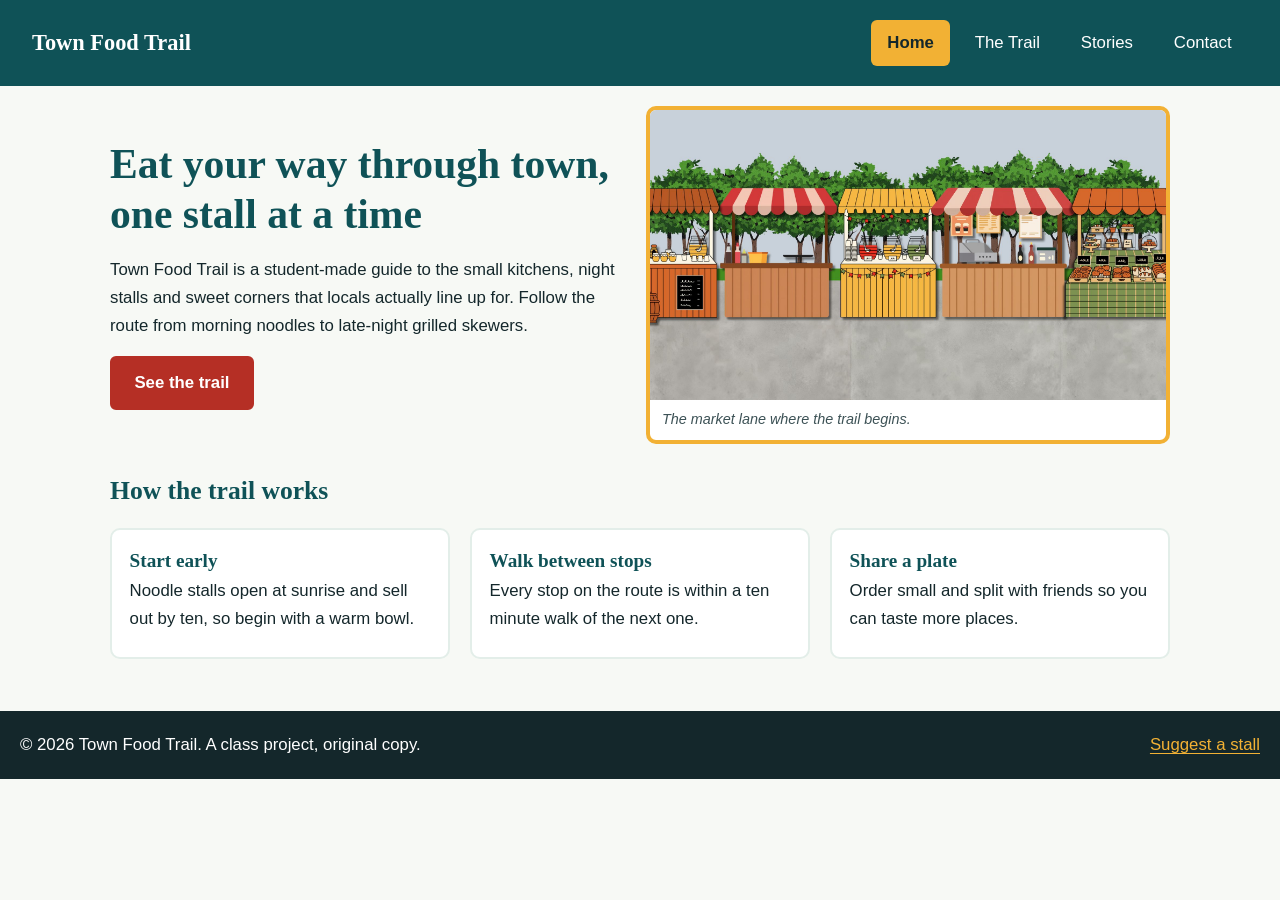
<file: index.html>
<!doctype html>
<html lang="en">
  <head>
    <meta charset="UTF-8" />
    <meta name="viewport" content="width=device-width, initial-scale=1" />
    <title>Home | Town Food Trail</title>
    <link rel="stylesheet" href="css/style.css" />
  </head>
  <body>
    <header class="site-header">
      <a class="brand" href="index.html">Town Food Trail</a>
      <nav class="site-nav" aria-label="Main navigation">
        <ul>
          <li><a href="index.html" aria-current="page">Home</a></li>
          <li><a href="trail.html">The Trail</a></li>
          <li><a href="stories.html">Stories</a></li>
          <li><a href="contact.html">Contact</a></li>
        </ul>
      </nav>
    </header>
    <main>
      <section class="hero">
        <div class="hero-text">
          <h1>Eat your way through town, one stall at a time</h1>
          <p>
            Town Food Trail is a student-made guide to the small kitchens, night
            stalls and sweet corners that locals actually line up for. Follow
            the route from morning noodles to late-night grilled skewers.
          </p>
          <a class="btn" href="trail.html">See the trail</a>
        </div>
        <figure class="hero-img">
          <img
            src="images/hero-stalls.jpg"
            alt="Illustration of a row of colorful market stalls with striped roofs in teal, red and yellow"
          />
          <figcaption>The market lane where the trail begins.</figcaption>
        </figure>
      </section>
      <section>
        <h2>How the trail works</h2>
        <div class="grid">
          <article class="card">
            <div class="card-body">
              <h3>Start early</h3>
              <p>
                Noodle stalls open at sunrise and sell out by ten, so begin with
                a warm bowl.
              </p>
            </div>
          </article>
          <article class="card">
            <div class="card-body">
              <h3>Walk between stops</h3>
              <p>
                Every stop on the route is within a ten minute walk of the next
                one.
              </p>
            </div>
          </article>
          <article class="card">
            <div class="card-body">
              <h3>Share a plate</h3>
              <p>
                Order small and split with friends so you can taste more places.
              </p>
            </div>
          </article>
        </div>
      </section>
    </main>
    <footer class="site-footer">
      <p>&copy; 2026 Town Food Trail. A class project, original copy.</p>
      <p><a href="contact.html">Suggest a stall</a></p>
    </footer>
  </body>
</html>
</file>
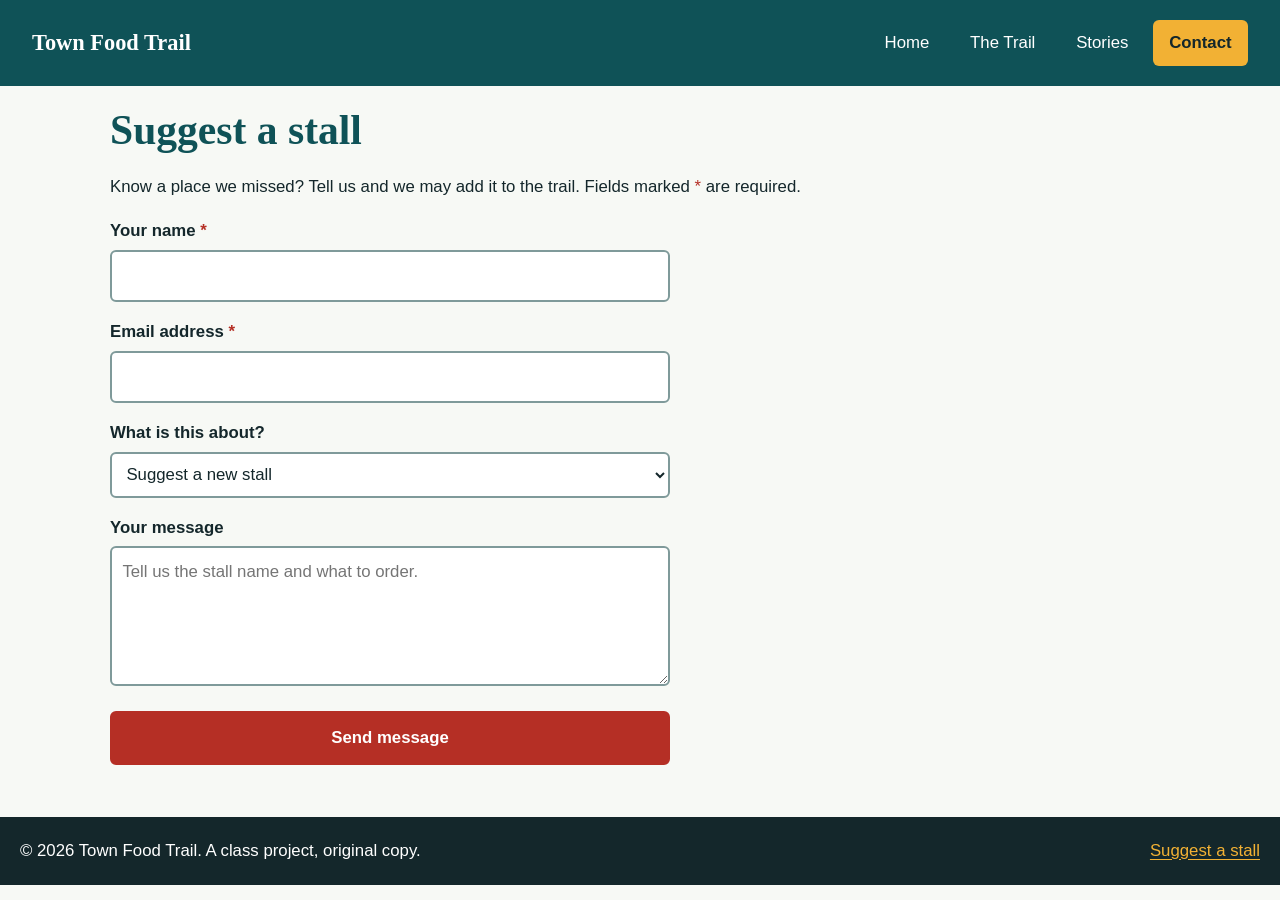
<file: contact.html>
<!doctype html>
<html lang="en">
  <head>
    <meta charset="UTF-8" />
    <meta name="viewport" content="width=device-width, initial-scale=1" />
    <title>Contact | Town Food Trail</title>
    <link rel="stylesheet" href="css/style.css" />
  </head>
  <body>
    <header class="site-header">
      <a class="brand" href="index.html">Town Food Trail</a>
      <nav class="site-nav" aria-label="Main navigation">
        <ul>
          <li><a href="index.html">Home</a></li>
          <li><a href="trail.html">The Trail</a></li>
          <li><a href="stories.html">Stories</a></li>
          <li><a href="contact.html" aria-current="page">Contact</a></li>
        </ul>
      </nav>
    </header>
    <main>
      <h1>Suggest a stall</h1>
      <p>
        Know a place we missed? Tell us and we may add it to the trail. Fields
        marked <span class="req">*</span> are required.
      </p>
      <form action="contact.html" method="get">
        <div>
          <label for="name">Your name <span class="req">*</span></label>
          <input
            type="text"
            id="name"
            name="name"
            required
            autocomplete="name"
          />
        </div>
        <div>
          <label for="email">Email address <span class="req">*</span></label>
          <input
            type="email"
            id="email"
            name="email"
            required
            autocomplete="email"
          />
        </div>
        <div>
          <label for="topic">What is this about?</label>
          <select id="topic" name="topic">
            <option value="suggestion">Suggest a new stall</option>
            <option value="correction">Fix a mistake</option>
            <option value="feedback">General feedback</option>
          </select>
        </div>
        <div>
          <label for="message">Your message</label>
          <textarea
            id="message"
            name="message"
            placeholder="Tell us the stall name and what to order."
          ></textarea>
        </div>
        <button type="submit">Send message</button>
      </form>
    </main>
    <footer class="site-footer">
      <p>&copy; 2026 Town Food Trail. A class project, original copy.</p>
      <p><a href="contact.html">Suggest a stall</a></p>
    </footer>
  </body>
</html>
</file>
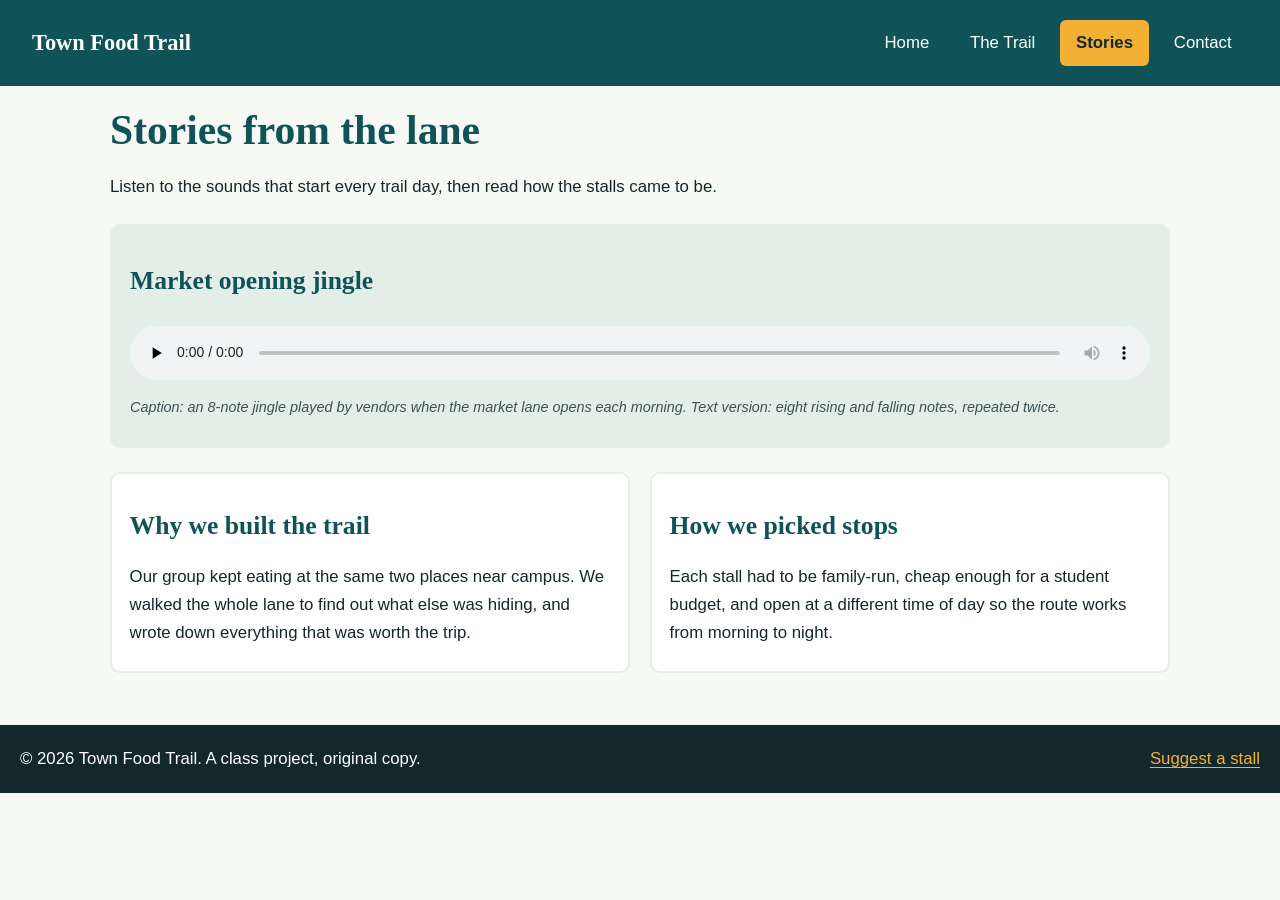
<file: stories.html>
<!doctype html>
<html lang="en">
  <head>
    <meta charset="UTF-8" />
    <meta name="viewport" content="width=device-width, initial-scale=1" />
    <title>Stories | Town Food Trail</title>
    <link rel="stylesheet" href="css/style.css" />
  </head>
  <body>
    <header class="site-header">
      <a class="brand" href="index.html">Town Food Trail</a>
      <nav class="site-nav" aria-label="Main navigation">
        <ul>
          <li><a href="index.html">Home</a></li>
          <li><a href="trail.html">The Trail</a></li>
          <li><a href="stories.html" aria-current="page">Stories</a></li>
          <li><a href="contact.html">Contact</a></li>
        </ul>
      </nav>
    </header>
    <main>
      <h1>Stories from the lane</h1>
      <p>
        Listen to the sounds that start every trail day, then read how the
        stalls came to be.
      </p>
      <section class="panel">
        <h2>Market opening jingle</h2>
        <figure>
          <audio controls preload="none">
            <source src="audio/market-jingle.wav" type="audio/wav" />
            Your browser does not support the audio element.
          </audio>
          <figcaption>
            Caption: an 8-note jingle played by vendors when the market lane
            opens each morning. Text version: eight rising and falling notes,
            repeated twice.
          </figcaption>
        </figure>
      </section>
      <section class="grid two">
        <article class="card">
          <div class="card-body">
            <h2>Why we built the trail</h2>
            <p>
              Our group kept eating at the same two places near campus. We
              walked the whole lane to find out what else was hiding, and wrote
              down everything that was worth the trip.
            </p>
          </div>
        </article>
        <article class="card">
          <div class="card-body">
            <h2>How we picked stops</h2>
            <p>
              Each stall had to be family-run, cheap enough for a student
              budget, and open at a different time of day so the route works
              from morning to night.
            </p>
          </div>
        </article>
      </section>
    </main>
    <footer class="site-footer">
      <p>&copy; 2026 Town Food Trail. A class project, original copy.</p>
      <p><a href="contact.html">Suggest a stall</a></p>
    </footer>
  </body>
</html>
</file>
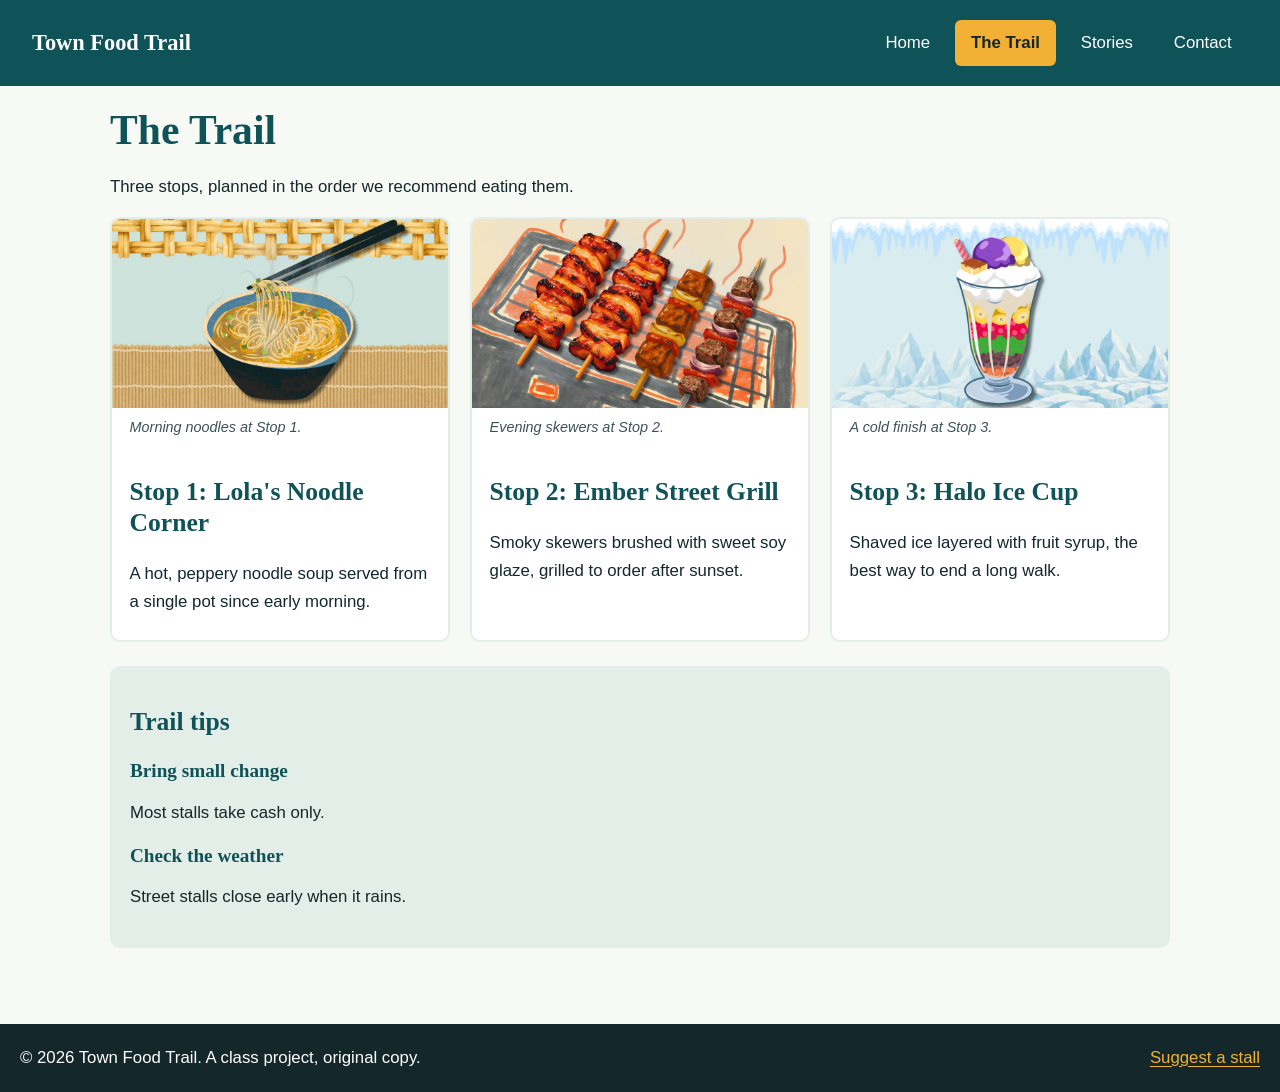
<file: trail.html>
<!doctype html>
<html lang="en">
  <head>
    <meta charset="UTF-8" />
    <meta name="viewport" content="width=device-width, initial-scale=1" />
    <title>The Trail | Town Food Trail</title>
    <link rel="stylesheet" href="css/style.css" />
  </head>
  <body>
    <header class="site-header">
      <a class="brand" href="index.html">Town Food Trail</a>
      <nav class="site-nav" aria-label="Main navigation">
        <ul>
          <li><a href="index.html">Home</a></li>
          <li><a href="trail.html" aria-current="page">The Trail</a></li>
          <li><a href="stories.html">Stories</a></li>
          <li><a href="contact.html">Contact</a></li>
        </ul>
      </nav>
    </header>
    <main>
      <h1>The Trail</h1>
      <p>Three stops, planned in the order we recommend eating them.</p>
      <section class="grid" aria-label="Trail stops">
        <article class="card">
          <figure>
            <img
              src="images/noodle-bowl.jpg"
              alt="Illustration of a red bowl of noodles topped with golden strands"
            />
            <figcaption>Morning noodles at Stop 1.</figcaption>
          </figure>
          <div class="card-body">
            <h2>Stop 1: Lola's Noodle Corner</h2>
            <p>
              A hot, peppery noodle soup served from a single pot since early
              morning.
            </p>
          </div>
        </article>
        <article class="card">
          <figure>
            <img
              src="images/grill-skewers.jpg"
              alt="Illustration of skewers of meat glowing over a dark charcoal grill"
            />
            <figcaption>Evening skewers at Stop 2.</figcaption>
          </figure>
          <div class="card-body">
            <h2>Stop 2: Ember Street Grill</h2>
            <p>
              Smoky skewers brushed with sweet soy glaze, grilled to order after
              sunset.
            </p>
          </div>
        </article>
        <article class="card">
          <figure>
            <img
              src="images/dessert-cup.jpg"
              alt="Illustration of a cup of pink and yellow shaved ice dessert with a cherry on top"
            />
            <figcaption>A cold finish at Stop 3.</figcaption>
          </figure>
          <div class="card-body">
            <h2>Stop 3: Halo Ice Cup</h2>
            <p>
              Shaved ice layered with fruit syrup, the best way to end a long
              walk.
            </p>
          </div>
        </article>
      </section>
      <section class="panel">
        <h2>Trail tips</h2>
        <h3>Bring small change</h3>
        <p>Most stalls take cash only.</p>
        <h3>Check the weather</h3>
        <p>Street stalls close early when it rains.</p>
      </section>
    </main>
    <footer class="site-footer">
      <p>&copy; 2026 Town Food Trail. A class project, original copy.</p>
      <p><a href="contact.html">Suggest a stall</a></p>
    </footer>
  </body>
</html>
</file>
<file: css/style.css>
:root {
  --teal: #0f5257;
  --ink: #14272b;
  --chili: #b52f25;
  --mustard: #f2b134;
  --paper: #f7f9f5;
  --mist: #e3eee9;
  --font-head: Georgia, "Times New Roman", serif;
  --font-body: "Segoe UI", Tahoma, Verdana, sans-serif;
  --gap: 1.25rem;
}
* {
  box-sizing: border-box;
}
body {
  margin: 0;
  font-family: var(--font-body);
  color: var(--ink);
  background: var(--paper);
  line-height: 1.65;
  font-size: 1.05rem;
}
h1,
h2,
h3 {
  font-family: var(--font-head);
  line-height: 1.2;
  color: var(--teal);
}
h1 {
  font-size: 2.1rem;
  margin: 0 0 0.5rem;
}
h2 {
  font-size: 1.6rem;
}
h3 {
  font-size: 1.2rem;
  margin: 0.2rem 0;
}
img {
  max-width: 100%;
  height: auto;
  display: block;
}
a {
  color: var(--chili);
  text-underline-offset: 3px;
}
a:hover {
  color: var(--teal);
}
a:focus-visible,
button:focus-visible,
input:focus-visible,
select:focus-visible,
textarea:focus-visible {
  outline: 3px solid var(--mustard);
  outline-offset: 2px;
}
.site-header {
  background: var(--teal);
  color: #fff;
  display: flex;
  flex-direction: column;
  gap: 0.5rem;
  padding: 1rem;
}
.brand {
  font-family: var(--font-head);
  font-size: 1.4rem;
  font-weight: bold;
  color: #fff;
  text-decoration: none;
}
.brand:hover {
  color: var(--mustard);
}
.site-nav ul {
  list-style: none;
  margin: 0;
  padding: 0;
  display: flex;
  flex-wrap: wrap;
  gap: 0.5rem;
}
.site-nav a {
  display: block;
  padding: 0.45rem 0.9rem;
  color: #fff;
  text-decoration: none;
  border-radius: 6px;
  border: 2px solid transparent;
}
.site-nav a:hover,
.site-nav a:focus-visible {
  background: #0b3d41;
  border-color: var(--mustard);
  color: #fff;
}
.site-nav a[aria-current="page"] {
  background: var(--mustard);
  color: var(--ink);
  font-weight: bold;
}
main {
  max-width: 1100px;
  margin: 0 auto;
  padding: 1.25rem;
}
.hero {
  display: flex;
  flex-direction: column;
  gap: var(--gap);
  align-items: center;
  margin-bottom: 2rem;
}
.hero-text {
  flex: 1;
}
.hero-img {
  flex: 1;
  border-radius: 10px;
  border: 4px solid var(--mustard);
  overflow: hidden;
  background: #fff;
}
.hero-img figcaption {
  padding: 0.5rem 0.75rem;
}
.btn,
button {
  display: inline-block;
  background: var(--chili);
  color: #fff;
  border: 2px solid var(--chili);
  padding: 0.7rem 1.4rem;
  border-radius: 6px;
  font: inherit;
  font-weight: bold;
  text-decoration: none;
  cursor: pointer;
}
.btn:hover,
button:hover {
  background: #fff;
  color: var(--chili);
}
.grid {
  display: grid;
  grid-template-columns: 1fr;
  gap: var(--gap);
}
.card {
  background: #fff;
  border: 2px solid var(--mist);
  border-radius: 10px;
  overflow: hidden;
}
.card:hover {
  border-color: var(--teal);
}
.card-body {
  padding: 1rem 1.1rem 1.25rem;
}
.card-body p {
  margin: 0.3rem 0;
}
figure {
  margin: 0;
}
figcaption {
  font-size: 0.9rem;
  color: #3d5256;
  padding: 0.5rem 0;
  font-style: italic;
}
.card figcaption {
  padding: 0.5rem 1.1rem 0;
}
.panel {
  background: var(--mist);
  border-radius: 10px;
  padding: 1.25rem;
  margin: 1.5rem 0;
}
audio {
  width: 100%;
  margin-top: 0.5rem;
}
form {
  display: flex;
  flex-direction: column;
  gap: 1rem;
  max-width: 560px;
}
label {
  font-weight: bold;
  display: block;
  margin-bottom: 0.3rem;
}
input,
select,
textarea {
  width: 100%;
  font: inherit;
  padding: 0.65rem;
  border: 2px solid #7f9a9a;
  border-radius: 6px;
  background: #fff;
  color: var(--ink);
}
input:hover,
select:hover,
textarea:hover {
  border-color: var(--teal);
}
input:focus,
select:focus,
textarea:focus {
  border-color: var(--teal);
  box-shadow: 0 0 0 3px var(--mustard);
}
textarea {
  min-height: 140px;
  resize: vertical;
}
.req {
  color: var(--chili);
}
.site-footer {
  background: var(--ink);
  color: #fff;
  padding: 1.25rem;
  display: flex;
  flex-direction: column;
  gap: 0.4rem;
  margin-top: 2rem;
}
.site-footer p {
  margin: 0;
}
.site-footer a {
  color: var(--mustard);
}
.site-footer a:hover,
.site-footer a:focus-visible {
  color: #fff;
}
@media (min-width: 700px) {
  .grid {
    grid-template-columns: repeat(2, 1fr);
  }
  .site-header {
    flex-direction: row;
    justify-content: space-between;
    align-items: center;
  }
  .site-footer {
    flex-direction: row;
    justify-content: space-between;
  }
  h1 {
    font-size: 2.6rem;
  }
}
@media (min-width: 1000px) {
  .hero {
    flex-direction: row;
  }
  .grid {
    grid-template-columns: repeat(3, 1fr);
  }
  .grid.two {
    grid-template-columns: repeat(2, 1fr);
  }
  .site-header {
    padding: 1.25rem 2rem;
  }
}
</file>
